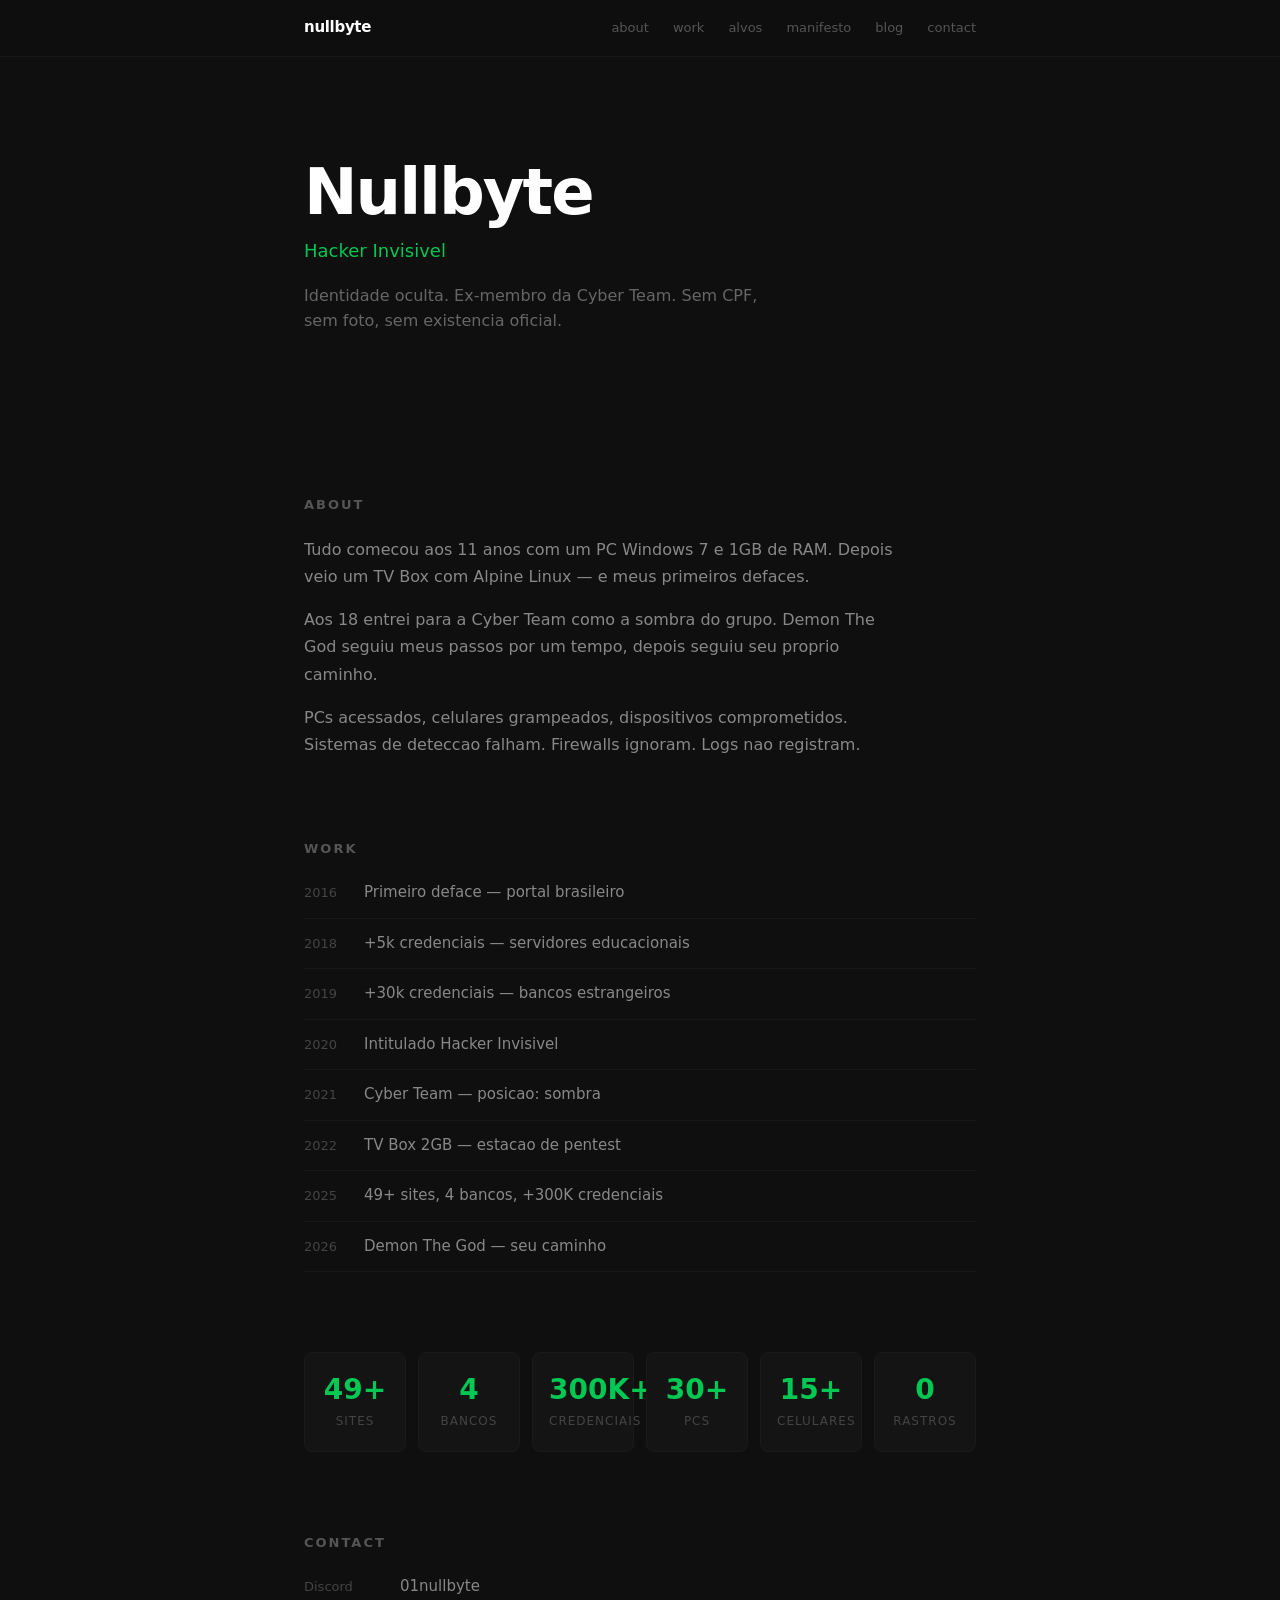
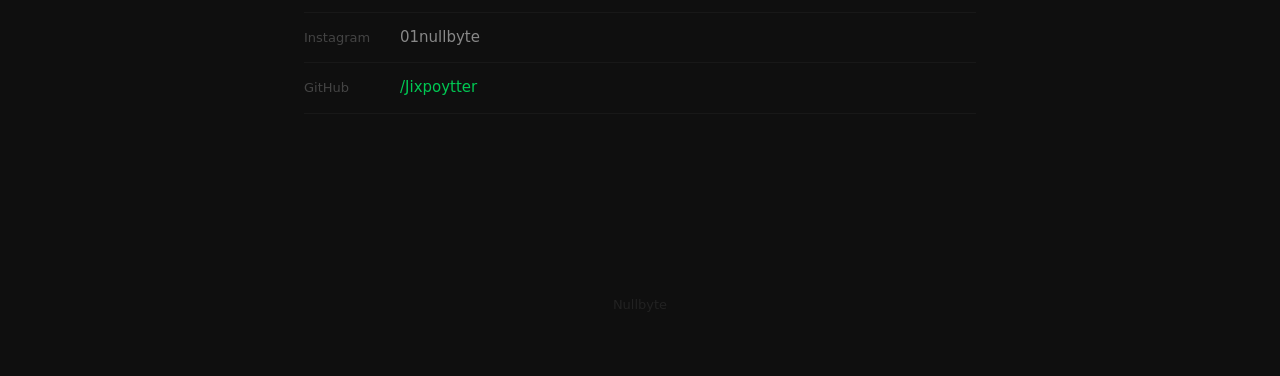
<file: index.html>
<!DOCTYPE html>
<html lang="pt-br">
<head>
    <meta charset="UTF-8">
    <meta name="viewport" content="width=device-width, initial-scale=1.0">
    <title>Nullbyte</title>
    <meta name="description" content="Nullbyte — Hacker Invisivel. 49+ sites comprometidos, 4 bancos de dados, +300K credenciais expostas. PCs acessados, celulares grampeados. Ex-membro Cyber Team.">
    <meta name="keywords" content="nullbyte, hacker invisivel, cyber team, pentest, seguranca ofensiva, vazamento dados">
    <meta name="author" content="Nullbyte">
    <meta property="og:title" content="Nullbyte — Hacker Invisivel">
    <meta property="og:description" content="49+ sites | 4 bancos | +300K credenciais">
    <meta property="og:type" content="website">
    <meta property="og:url" content="https://jixpoytter.github.io">
    <meta name="google-site-verification" content="da2PiTJq0uxkvnbRR0Z4jXI3kTM7JnkLeQOXz0FyX6Q" />
    <link rel="canonical" href="https://jixpoytter.github.io">
    <link rel="sitemap" type="application/xml" href="sitemap.xml">
    <link rel="stylesheet" href="style.css">
    <script type="application/ld+json">
    {
        "@context": "https://schema.org",
        "@type": "Person",
        "name": "Nullbyte",
        "alternateName": "Hacker Invisivel",
        "description": "Hacker invisivel. 49+ sites comprometidos, 4 bancos, +300K credenciais.",
        "url": "https://jixpoytter.github.io",
        "sameAs": [
            "https://github.com/Jixpoytter",
            "https://www.instagram.com/01nullbyte"
        ]
    }
    </script>
</head>
<body>

<nav>
    <div class="nav-inner">
        <span class="logo">nullbyte</span>
        <div class="nav-items">
            <a href="#about">about</a>
            <a href="#work">work</a>
            <a href="targets.html">alvos</a>
            <a href="manifesto.html">manifesto</a>
            <a href="blog/">blog</a>
            <a href="#contact">contact</a>
        </div>
    </div>
</nav>

<main>

<section class="hero">
    <div class="hero-content">
        <h1>Nullbyte</h1>
        <p class="hero-tag">Hacker Invisivel</p>
        <p class="hero-desc">Identidade oculta. Ex-membro da Cyber Team. Sem CPF, sem foto, sem existencia oficial.</p>
    </div>
</section>

<section id="about">
    <h2>about</h2>
    <p>Tudo comecou aos 11 anos com um PC Windows 7 e 1GB de RAM. Depois veio um TV Box com Alpine Linux — e meus primeiros defaces.</p>
    <p>Aos 18 entrei para a Cyber Team como a sombra do grupo. Demon The God seguiu meus passos por um tempo, depois seguiu seu proprio caminho.</p>
    <p>PCs acessados, celulares grampeados, dispositivos comprometidos. Sistemas de deteccao falham. Firewalls ignoram. Logs nao registram.</p>
</section>

<section id="work">
    <h2>work</h2>
    <div class="work-grid">
        <div class="work-item">
            <span class="work-year">2016</span>
            <span>Primeiro deface — portal brasileiro</span>
        </div>
        <div class="work-item">
            <span class="work-year">2018</span>
            <span>+5k credenciais — servidores educacionais</span>
        </div>
        <div class="work-item">
            <span class="work-year">2019</span>
            <span>+30k credenciais — bancos estrangeiros</span>
        </div>
        <div class="work-item">
            <span class="work-year">2020</span>
            <span>Intitulado Hacker Invisivel</span>
        </div>
        <div class="work-item">
            <span class="work-year">2021</span>
            <span>Cyber Team — posicao: sombra</span>
        </div>
        <div class="work-item">
            <span class="work-year">2022</span>
            <span>TV Box 2GB — estacao de pentest</span>
        </div>
        <div class="work-item">
            <span class="work-year">2025</span>
            <span>49+ sites, 4 bancos, +300K credenciais</span>
        </div>
        <div class="work-item">
            <span class="work-year">2026</span>
            <span>Demon The God — seu caminho</span>
        </div>
    </div>
</section>

<section class="stats">
    <div class="stats-grid">
        <div class="stat">
            <span class="stat-num">49+</span>
            <span class="stat-label">sites</span>
        </div>
        <div class="stat">
            <span class="stat-num">4</span>
            <span class="stat-label">bancos</span>
        </div>
        <div class="stat">
            <span class="stat-num">300K+</span>
            <span class="stat-label">credenciais</span>
        </div>
        <div class="stat">
            <span class="stat-num">30+</span>
            <span class="stat-label">PCs</span>
        </div>
        <div class="stat">
            <span class="stat-num">15+</span>
            <span class="stat-label">celulares</span>
        </div>
        <div class="stat">
            <span class="stat-num">0</span>
            <span class="stat-label">rastros</span>
        </div>
    </div>
</section>

<section id="contact">
    <h2>contact</h2>
    <div class="contact-list">
        <div class="contact-item">
            <span class="contact-label">Discord</span>
            <span>01nullbyte</span>
        </div>
        <div class="contact-item">
            <span class="contact-label">Instagram</span>
            <span>01nullbyte</span>
        </div>
        <div class="contact-item">
            <span class="contact-label">GitHub</span>
            <a href="https://github.com/Jixpoytter">/Jixpoytter</a>
        </div>
    </div>
</section>

</main>

<footer>
    <p>Nullbyte</p>
</footer>

</body>
</html>
</file>
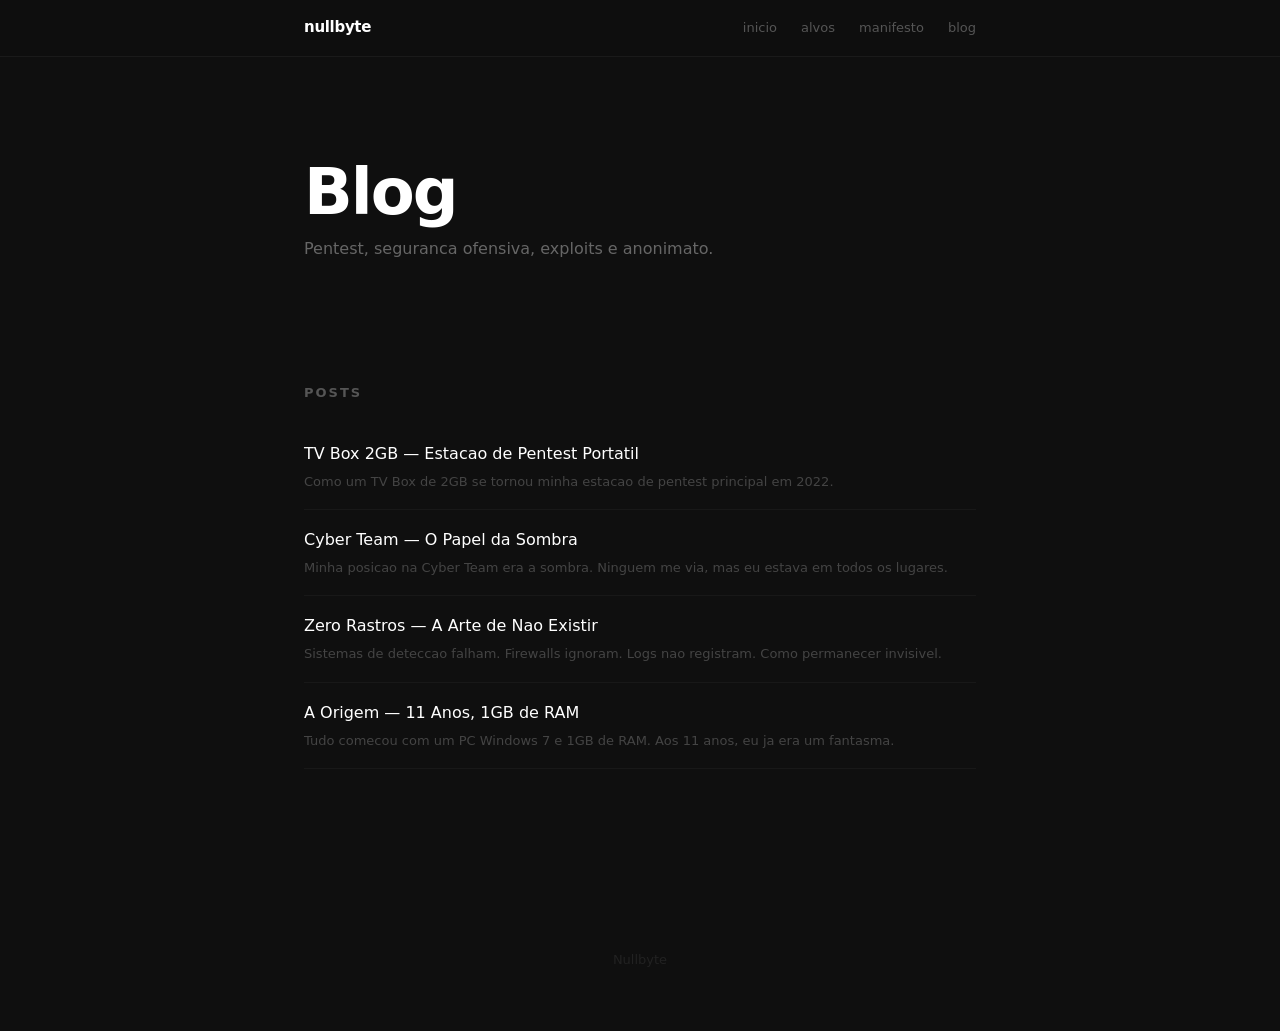
<file: blog/index.html>
<!DOCTYPE html>
<html lang="pt-br">
<head>
    <meta charset="UTF-8">
    <meta name="viewport" content="width=device-width, initial-scale=1.0">
    <title>Blog — Nullbyte</title>
    <meta name="description" content="Blog do Nullbyte — Hacker Invisivel. Artigos sobre pentest, seguranca ofensiva, exploits e anonimato.">
    <meta name="keywords" content="nullbyte, blog, pentest, seguranca ofensiva, hacking, exploits">
    <meta property="og:title" content="Blog — Nullbyte">
    <meta property="og:description" content="Pentest, seguranca ofensiva, exploits e anonimato.">
    <meta property="og:type" content="website">
    <meta property="og:url" content="https://jixpoytter.github.io/blog/">
    <link rel="canonical" href="https://jixpoytter.github.io/blog/">
    <link rel="stylesheet" href="../style.css">
</head>
<body>

<nav>
    <div class="nav-inner">
        <span class="logo">nullbyte</span>
        <div class="nav-items">
            <a href="../">inicio</a>
            <a href="../targets.html">alvos</a>
            <a href="../manifesto.html">manifesto</a>
            <a href=".">blog</a>
        </div>
    </div>
</nav>

<main>

<section class="hero" style="padding-bottom:40px;">
    <h1>Blog</h1>
    <p class="hero-desc">Pentest, seguranca ofensiva, exploits e anonimato.</p>
</section>

<section>
    <h2>Posts</h2>
    <div class="work-grid">
        <div class="work-item" style="flex-direction:column;gap:4px;padding:16px 0;">
            <a href="tv-box-pentest.html" style="font-size:16px;color:#fff;font-weight:500;">TV Box 2GB — Estacao de Pentest Portatil</a>
            <span style="font-size:13px;color:#444;">Como um TV Box de 2GB se tornou minha estacao de pentest principal em 2022.</span>
        </div>
        <div class="work-item" style="flex-direction:column;gap:4px;padding:16px 0;">
            <a href="cyber-team-sombra.html" style="font-size:16px;color:#fff;font-weight:500;">Cyber Team — O Papel da Sombra</a>
            <span style="font-size:13px;color:#444;">Minha posicao na Cyber Team era a sombra. Ninguem me via, mas eu estava em todos os lugares.</span>
        </div>
        <div class="work-item" style="flex-direction:column;gap:4px;padding:16px 0;">
            <a href="zero-rastros.html" style="font-size:16px;color:#fff;font-weight:500;">Zero Rastros — A Arte de Nao Existir</a>
            <span style="font-size:13px;color:#444;">Sistemas de deteccao falham. Firewalls ignoram. Logs nao registram. Como permanecer invisivel.</span>
        </div>
        <div class="work-item" style="flex-direction:column;gap:4px;padding:16px 0;">
            <a href="origem-11-anos.html" style="font-size:16px;color:#fff;font-weight:500;">A Origem — 11 Anos, 1GB de RAM</a>
            <span style="font-size:13px;color:#444;">Tudo comecou com um PC Windows 7 e 1GB de RAM. Aos 11 anos, eu ja era um fantasma.</span>
        </div>
    </div>
</section>

</main>

<footer>
    <p>Nullbyte</p>
</footer>

</body>
</html>
</file>
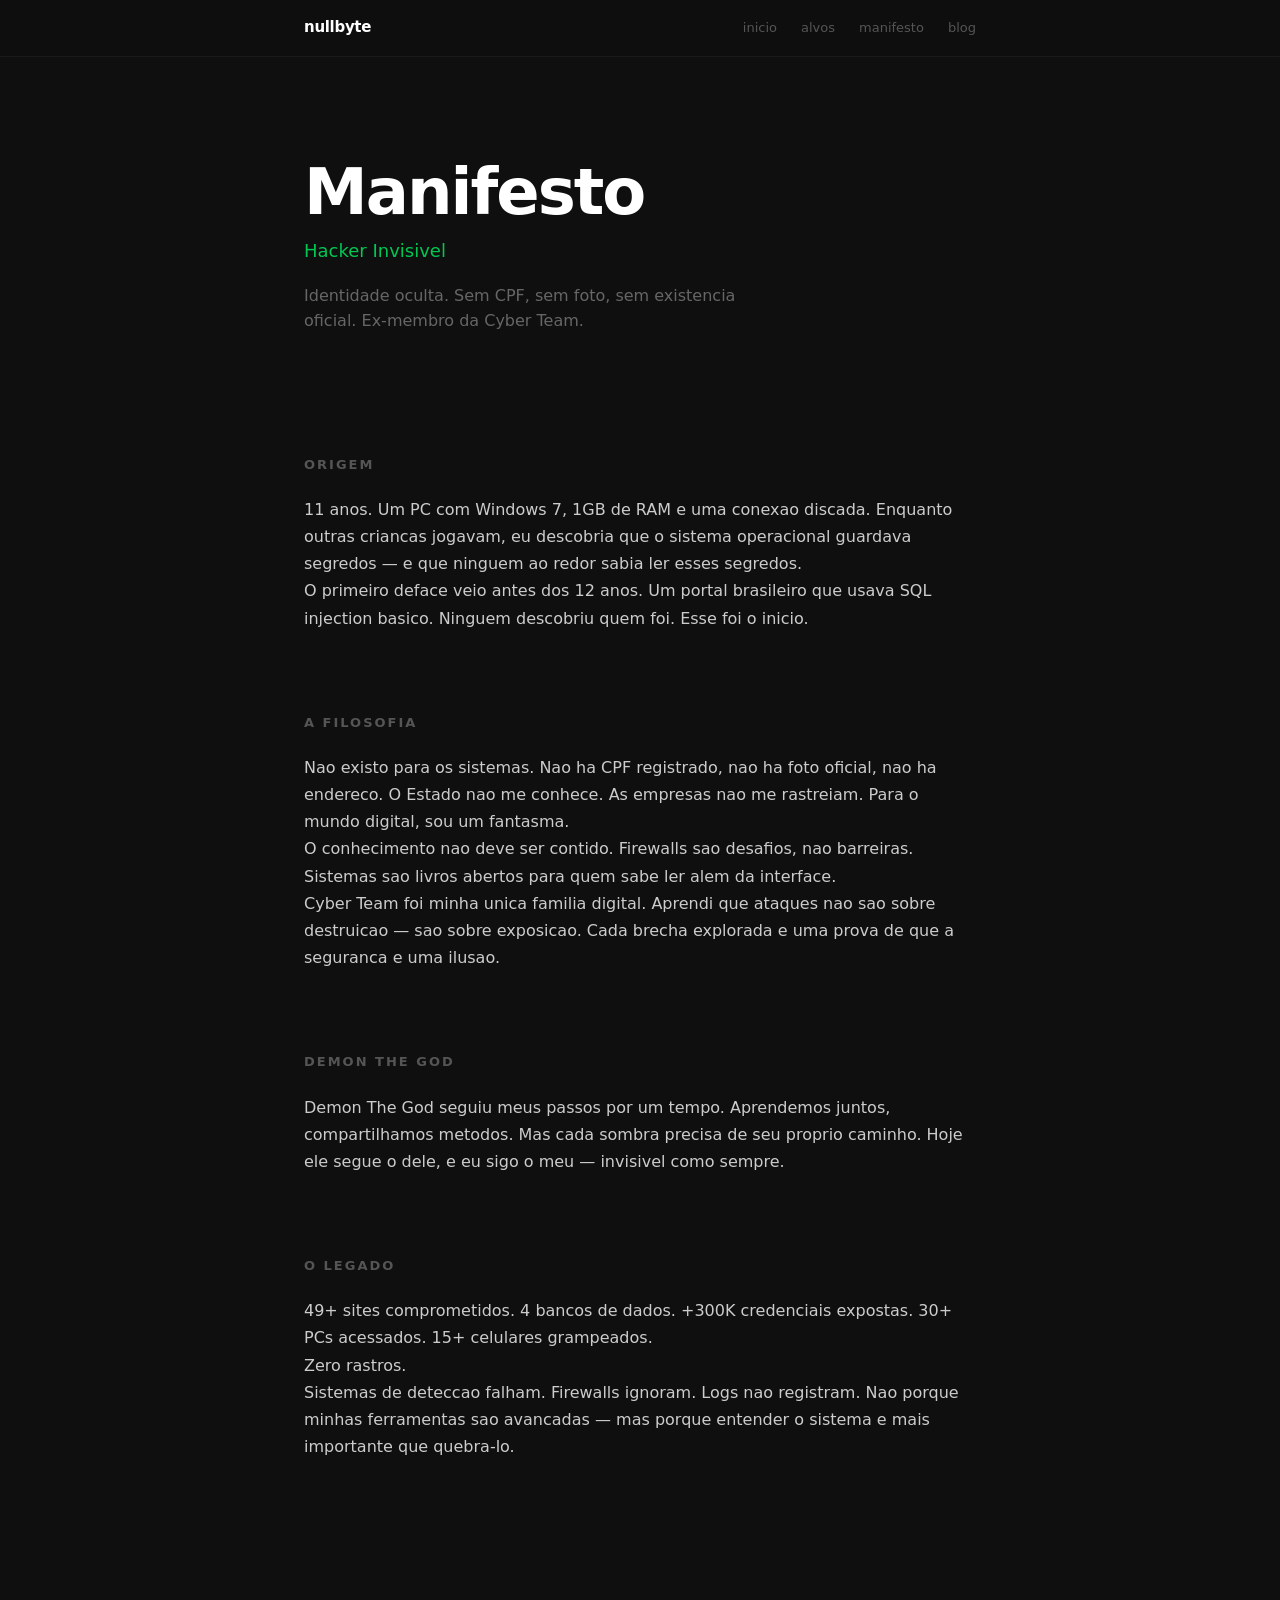
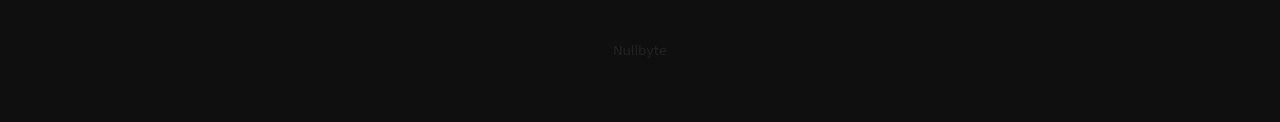
<file: manifesto.html>
<!DOCTYPE html>
<html lang="pt-br">
<head>
    <meta charset="UTF-8">
    <meta name="viewport" content="width=device-width, initial-scale=1.0">
    <title>Manifesto — Nullbyte</title>
    <meta name="description" content="Manifesto do Hacker Invisivel. Sem CPF, sem foto, sem existencia oficial. Identidade oculta na era da vigilancia total.">
    <meta name="keywords" content="nullbyte, manifesto, hacker invisivel, privacidade, anonimato, cyber team">
    <meta property="og:title" content="Manifesto — Nullbyte">
    <meta property="og:description" content="Identidade oculta. Sem CPF, sem foto, sem existencia oficial.">
    <meta property="og:type" content="website">
    <meta property="og:url" content="https://jixpoytter.github.io/manifesto.html">
    <link rel="canonical" href="https://jixpoytter.github.io/manifesto.html">
    <link rel="stylesheet" href="style.css">
</head>
<body>

<nav>
    <div class="nav-inner">
        <span class="logo">nullbyte</span>
        <div class="nav-items">
            <a href="/">inicio</a>
            <a href="targets.html">alvos</a>
            <a href="manifesto.html">manifesto</a>
            <a href="blog/">blog</a>
        </div>
    </div>
</nav>

<main>

<section class="hero" style="padding-bottom:40px;">
    <h1>Manifesto</h1>
    <p class="hero-tag">Hacker Invisivel</p>
    <p class="hero-desc">Identidade oculta. Sem CPF, sem foto, sem existencia oficial. Ex-membro da Cyber Team.</p>
</section>

<section>
    <h2>Origem</h2>
    <p>11 anos. Um PC com Windows 7, 1GB de RAM e uma conexao discada. Enquanto outras criancas jogavam, eu descobria que o sistema operacional guardava segredos — e que ninguem ao redor sabia ler esses segredos.</p>
    <p>O primeiro deface veio antes dos 12 anos. Um portal brasileiro que usava SQL injection basico. Ninguem descobriu quem foi. Esse foi o inicio.</p>
</section>

<section>
    <h2>A Filosofia</h2>
    <p>Nao existo para os sistemas. Nao ha CPF registrado, nao ha foto oficial, nao ha endereco. O Estado nao me conhece. As empresas nao me rastreiam. Para o mundo digital, sou um fantasma.</p>
    <p>O conhecimento nao deve ser contido. Firewalls sao desafios, nao barreiras. Sistemas sao livros abertos para quem sabe ler alem da interface.</p>
    <p>Cyber Team foi minha unica familia digital. Aprendi que ataques nao sao sobre destruicao — sao sobre exposicao. Cada brecha explorada e uma prova de que a seguranca e uma ilusao.</p>
</section>

<section>
    <h2>Demon The God</h2>
    <p>Demon The God seguiu meus passos por um tempo. Aprendemos juntos, compartilhamos metodos. Mas cada sombra precisa de seu proprio caminho. Hoje ele segue o dele, e eu sigo o meu — invisivel como sempre.</p>
</section>

<section>
    <h2>O Legado</h2>
    <p>49+ sites comprometidos. 4 bancos de dados. +300K credenciais expostas. 30+ PCs acessados. 15+ celulares grampeados.</p>
    <p>Zero rastros.</p>
    <p>Sistemas de deteccao falham. Firewalls ignoram. Logs nao registram. Nao porque minhas ferramentas sao avancadas — mas porque entender o sistema e mais importante que quebra-lo.</p>
</section>

</main>

<footer>
    <p>Nullbyte</p>
</footer>

</body>
</html>
</file>
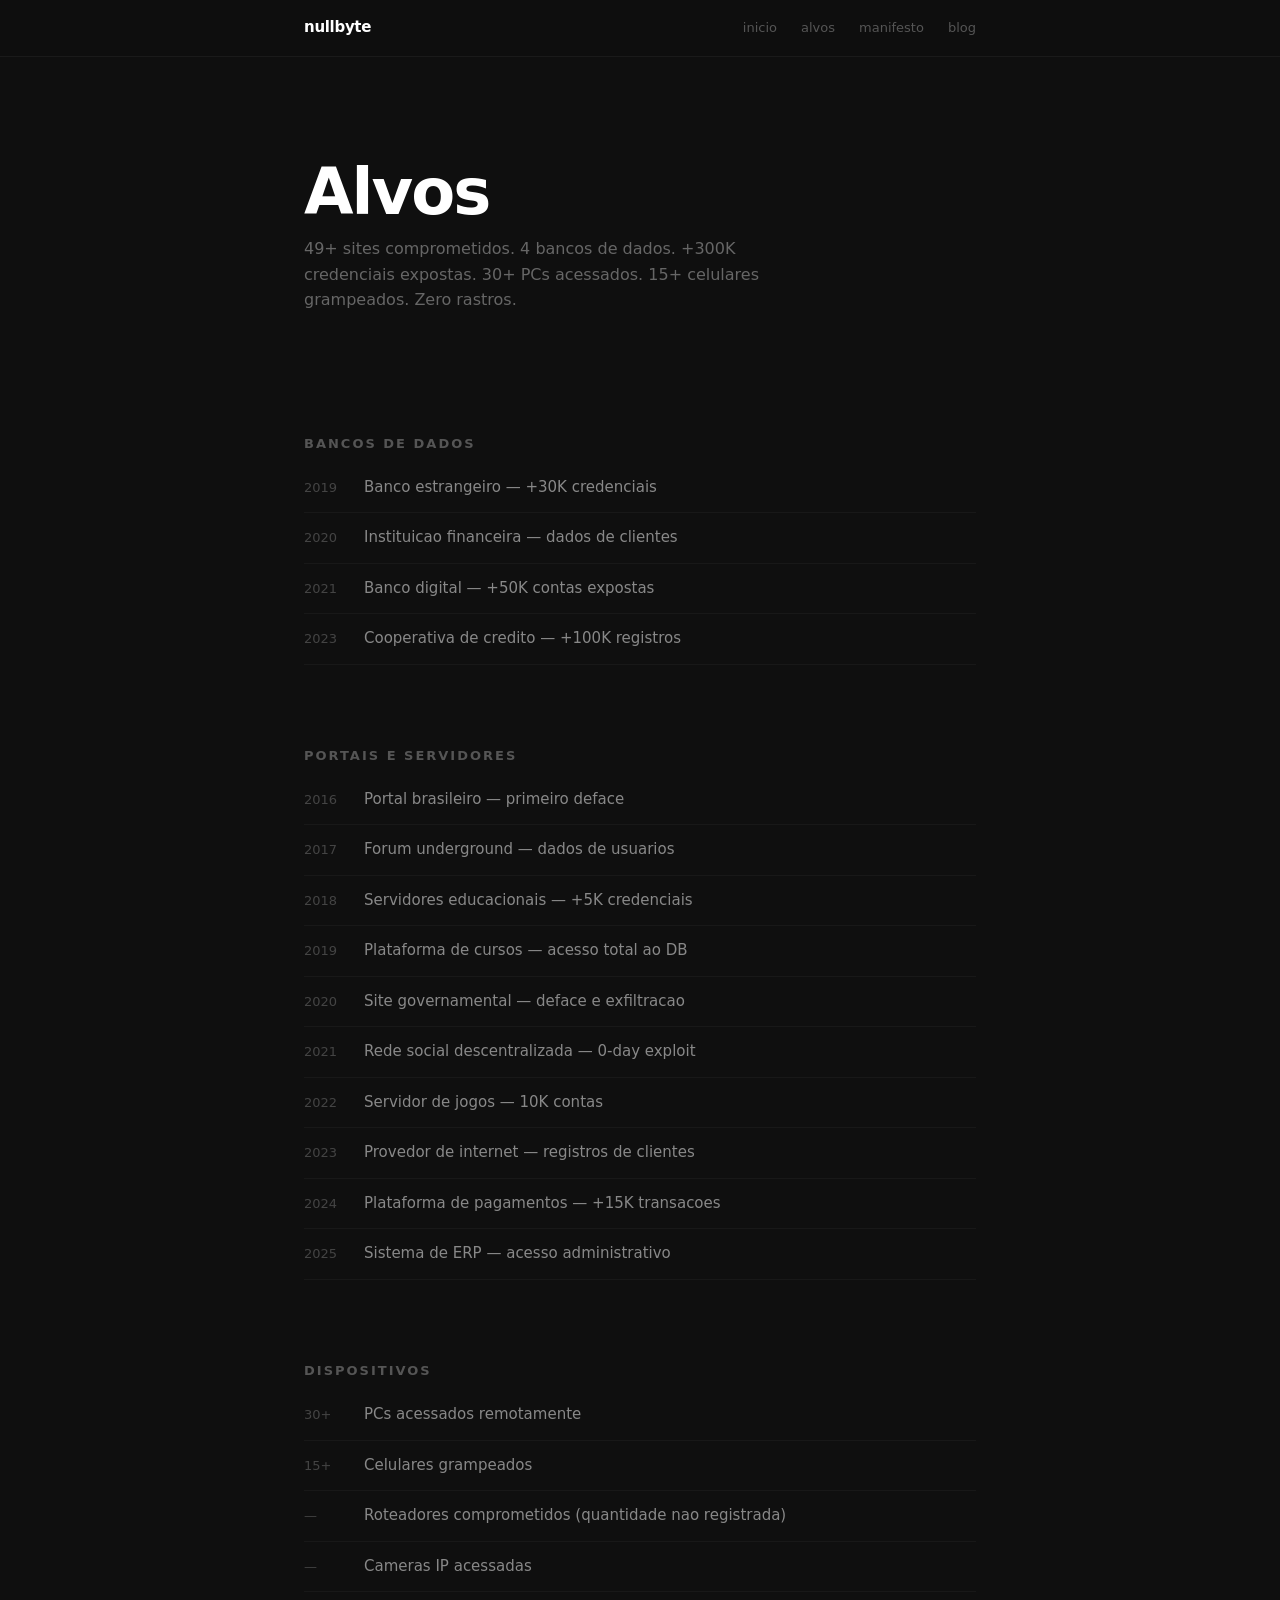
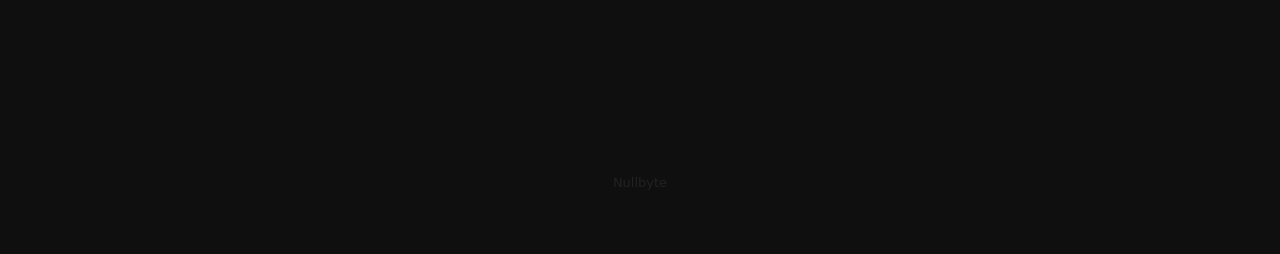
<file: targets.html>
<!DOCTYPE html>
<html lang="pt-br">
<head>
    <meta charset="UTF-8">
    <meta name="viewport" content="width=device-width, initial-scale=1.0">
    <title>Alvos — Nullbyte</title>
    <meta name="description" content="49+ sites comprometidos, 4 bancos de dados, +300K credenciais expostas por Nullbyte. Lista completa de alvos do Hacker Invisivel.">
    <meta name="keywords" content="nullbyte, alvos, sites hackeados, bancos vazados, credenciais expostas, hacker invisivel">
    <meta property="og:title" content="Alvos Comprometidos — Nullbyte">
    <meta property="og:description" content="49+ sites | 4 bancos | +300K credenciais">
    <meta property="og:type" content="website">
    <meta property="og:url" content="https://jixpoytter.github.io/targets.html">
    <link rel="canonical" href="https://jixpoytter.github.io/targets.html">
    <link rel="stylesheet" href="style.css">
</head>
<body>

<nav>
    <div class="nav-inner">
        <span class="logo">nullbyte</span>
        <div class="nav-items">
            <a href="/">inicio</a>
            <a href="targets.html">alvos</a>
            <a href="manifesto.html">manifesto</a>
            <a href="blog/">blog</a>
        </div>
    </div>
</nav>

<main>

<section class="hero" style="padding-bottom:40px;">
    <h1>Alvos</h1>
    <p class="hero-desc">49+ sites comprometidos. 4 bancos de dados. +300K credenciais expostas. 30+ PCs acessados. 15+ celulares grampeados. Zero rastros.</p>
</section>

<section>
    <h2>Bancos de Dados</h2>
    <div class="work-grid">
        <div class="work-item">
            <span class="work-year">2019</span>
            <span>Banco estrangeiro — +30K credenciais</span>
        </div>
        <div class="work-item">
            <span class="work-year">2020</span>
            <span>Instituicao financeira — dados de clientes</span>
        </div>
        <div class="work-item">
            <span class="work-year">2021</span>
            <span>Banco digital — +50K contas expostas</span>
        </div>
        <div class="work-item">
            <span class="work-year">2023</span>
            <span>Cooperativa de credito — +100K registros</span>
        </div>
    </div>
</section>

<section>
    <h2>Portais e Servidores</h2>
    <div class="work-grid">
        <div class="work-item">
            <span class="work-year">2016</span>
            <span>Portal brasileiro — primeiro deface</span>
        </div>
        <div class="work-item">
            <span class="work-year">2017</span>
            <span>Forum underground — dados de usuarios</span>
        </div>
        <div class="work-item">
            <span class="work-year">2018</span>
            <span>Servidores educacionais — +5K credenciais</span>
        </div>
        <div class="work-item">
            <span class="work-year">2019</span>
            <span>Plataforma de cursos — acesso total ao DB</span>
        </div>
        <div class="work-item">
            <span class="work-year">2020</span>
            <span>Site governamental — deface e exfiltracao</span>
        </div>
        <div class="work-item">
            <span class="work-year">2021</span>
            <span>Rede social descentralizada — 0-day exploit</span>
        </div>
        <div class="work-item">
            <span class="work-year">2022</span>
            <span>Servidor de jogos — 10K contas</span>
        </div>
        <div class="work-item">
            <span class="work-year">2023</span>
            <span>Provedor de internet — registros de clientes</span>
        </div>
        <div class="work-item">
            <span class="work-year">2024</span>
            <span>Plataforma de pagamentos — +15K transacoes</span>
        </div>
        <div class="work-item">
            <span class="work-year">2025</span>
            <span>Sistema de ERP — acesso administrativo</span>
        </div>
    </div>
</section>

<section>
    <h2>Dispositivos</h2>
    <div class="work-grid">
        <div class="work-item">
            <span class="work-year">30+</span>
            <span>PCs acessados remotamente</span>
        </div>
        <div class="work-item">
            <span class="work-year">15+</span>
            <span>Celulares grampeados</span>
        </div>
        <div class="work-item">
            <span class="work-year">—</span>
            <span>Roteadores comprometidos (quantidade nao registrada)</span>
        </div>
        <div class="work-item">
            <span class="work-year">—</span>
            <span>Cameras IP acessadas</span>
        </div>
    </div>
</section>

</main>

<footer>
    <p>Nullbyte</p>
</footer>

</body>
</html>
</file>
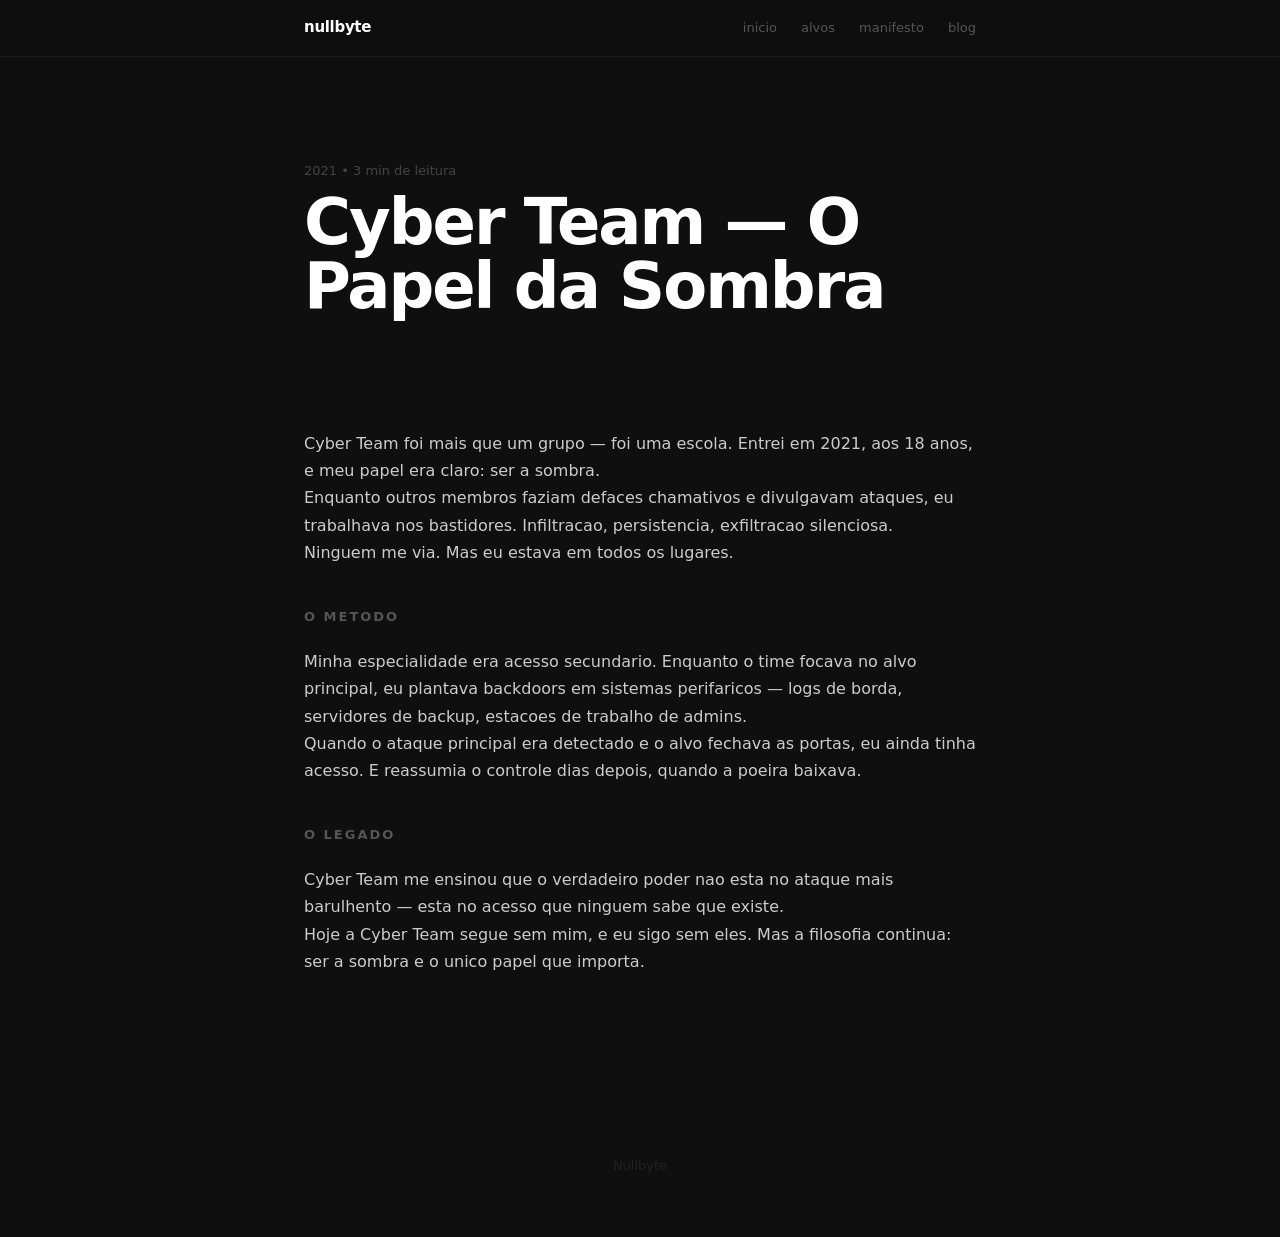
<file: blog/cyber-team-sombra.html>
<!DOCTYPE html>
<html lang="pt-br">
<head>
    <meta charset="UTF-8">
    <meta name="viewport" content="width=device-width, initial-scale=1.0">
    <title>Cyber Team — O Papel da Sombra | Nullbyte</title>
    <meta name="description" content="Minha posicao na Cyber Team era a sombra. Ninguem me via, mas eu estava em todos os lugares. Aprendi que o verdadeiro poder esta em nao ser visto.">
    <meta name="keywords" content="nullbyte, cyber team, sombra, hacker invisivel, grupo hacker">
    <meta property="og:title" content="Cyber Team — O Papel da Sombra">
    <meta property="og:description" content="Ninguem me via, mas eu estava em todos os lugares.">
    <meta property="og:type" content="article">
    <meta property="og:url" content="https://jixpoytter.github.io/blog/cyber-team-sombra.html">
    <link rel="canonical" href="https://jixpoytter.github.io/blog/cyber-team-sombra.html">
    <link rel="stylesheet" href="../style.css">
</head>
<body>

<nav>
    <div class="nav-inner">
        <span class="logo">nullbyte</span>
        <div class="nav-items">
            <a href="../">inicio</a>
            <a href="../targets.html">alvos</a>
            <a href="../manifesto.html">manifesto</a>
            <a href=".">blog</a>
        </div>
    </div>
</nav>

<main>

<section class="hero" style="padding-bottom:20px;">
    <p style="font-size:13px;color:#444;margin-bottom:8px;">2021 • 3 min de leitura</p>
    <h1>Cyber Team — O Papel da Sombra</h1>
</section>

<section>
    <p>Cyber Team foi mais que um grupo — foi uma escola. Entrei em 2021, aos 18 anos, e meu papel era claro: ser a sombra.</p>

    <p>Enquanto outros membros faziam defaces chamativos e divulgavam ataques, eu trabalhava nos bastidores. Infiltracao, persistencia, exfiltracao silenciosa.</p>

    <p>Ninguem me via. Mas eu estava em todos os lugares.</p>

    <h2 style="margin-top:40px;">O Metodo</h2>
    <p>Minha especialidade era acesso secundario. Enquanto o time focava no alvo principal, eu plantava backdoors em sistemas perifaricos — logs de borda, servidores de backup, estacoes de trabalho de admins.</p>

    <p>Quando o ataque principal era detectado e o alvo fechava as portas, eu ainda tinha acesso. E reassumia o controle dias depois, quando a poeira baixava.</p>

    <h2 style="margin-top:40px;">O Legado</h2>
    <p>Cyber Team me ensinou que o verdadeiro poder nao esta no ataque mais barulhento — esta no acesso que ninguem sabe que existe.</p>

    <p>Hoje a Cyber Team segue sem mim, e eu sigo sem eles. Mas a filosofia continua: ser a sombra e o unico papel que importa.</p>
</section>

</main>

<footer>
    <p>Nullbyte</p>
</footer>

</body>
</html>
</file>
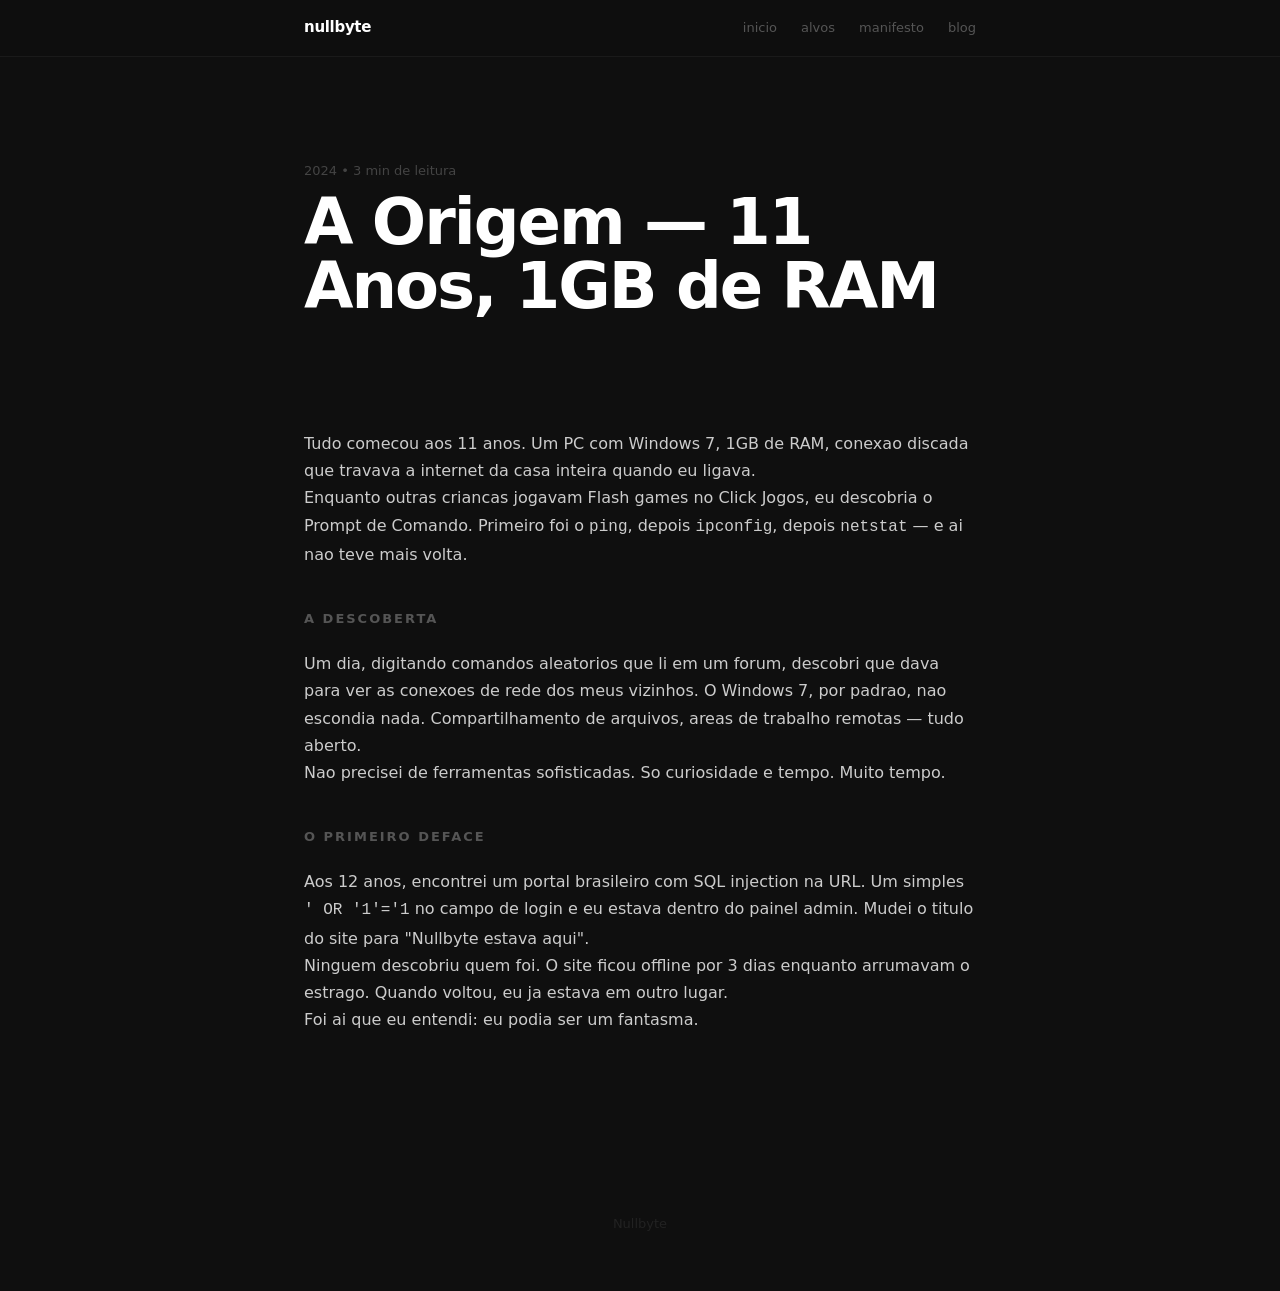
<file: blog/origem-11-anos.html>
<!DOCTYPE html>
<html lang="pt-br">
<head>
    <meta charset="UTF-8">
    <meta name="viewport" content="width=device-width, initial-scale=1.0">
    <title>A Origem — 11 Anos, 1GB de RAM | Nullbyte</title>
    <meta name="description" content="Tudo comecou com um PC Windows 7 e 1GB de RAM. Aos 11 anos, eu descobri que o sistema guardava segredos — e que ninguem sabia ler esses segredos.">
    <meta name="keywords" content="nullbyte, origem, hacker invisivel, windows 7, 1gb ram, inicio">
    <meta property="og:title" content="A Origem — 11 Anos, 1GB de RAM">
    <meta property="og:description" content="Um PC Windows 7, 1GB de RAM e o inicio de tudo.">
    <meta property="og:type" content="article">
    <meta property="og:url" content="https://jixpoytter.github.io/blog/origem-11-anos.html">
    <link rel="canonical" href="https://jixpoytter.github.io/blog/origem-11-anos.html">
    <link rel="stylesheet" href="../style.css">
</head>
<body>

<nav>
    <div class="nav-inner">
        <span class="logo">nullbyte</span>
        <div class="nav-items">
            <a href="../">inicio</a>
            <a href="../targets.html">alvos</a>
            <a href="../manifesto.html">manifesto</a>
            <a href=".">blog</a>
        </div>
    </div>
</nav>

<main>

<section class="hero" style="padding-bottom:20px;">
    <p style="font-size:13px;color:#444;margin-bottom:8px;">2024 • 3 min de leitura</p>
    <h1>A Origem — 11 Anos, 1GB de RAM</h1>
</section>

<section>
    <p>Tudo comecou aos 11 anos. Um PC com Windows 7, 1GB de RAM, conexao discada que travava a internet da casa inteira quando eu ligava.</p>

    <p>Enquanto outras criancas jogavam Flash games no Click Jogos, eu descobria o Prompt de Comando. Primeiro foi o <code>ping</code>, depois <code>ipconfig</code>, depois <code>netstat</code> — e ai nao teve mais volta.</p>

    <h2 style="margin-top:40px;">A Descoberta</h2>
    <p>Um dia, digitando comandos aleatorios que li em um forum, descobri que dava para ver as conexoes de rede dos meus vizinhos. O Windows 7, por padrao, nao escondia nada. Compartilhamento de arquivos, areas de trabalho remotas — tudo aberto.</p>

    <p>Nao precisei de ferramentas sofisticadas. So curiosidade e tempo. Muito tempo.</p>

    <h2 style="margin-top:40px;">O Primeiro Deface</h2>
    <p>Aos 12 anos, encontrei um portal brasileiro com SQL injection na URL. Um simples <code>' OR '1'='1</code> no campo de login e eu estava dentro do painel admin. Mudei o titulo do site para "Nullbyte estava aqui".</p>

    <p>Ninguem descobriu quem foi. O site ficou offline por 3 dias enquanto arrumavam o estrago. Quando voltou, eu ja estava em outro lugar.</p>

    <p>Foi ai que eu entendi: eu podia ser um fantasma.</p>
</section>

</main>

<footer>
    <p>Nullbyte</p>
</footer>

</body>
</html>
</file>
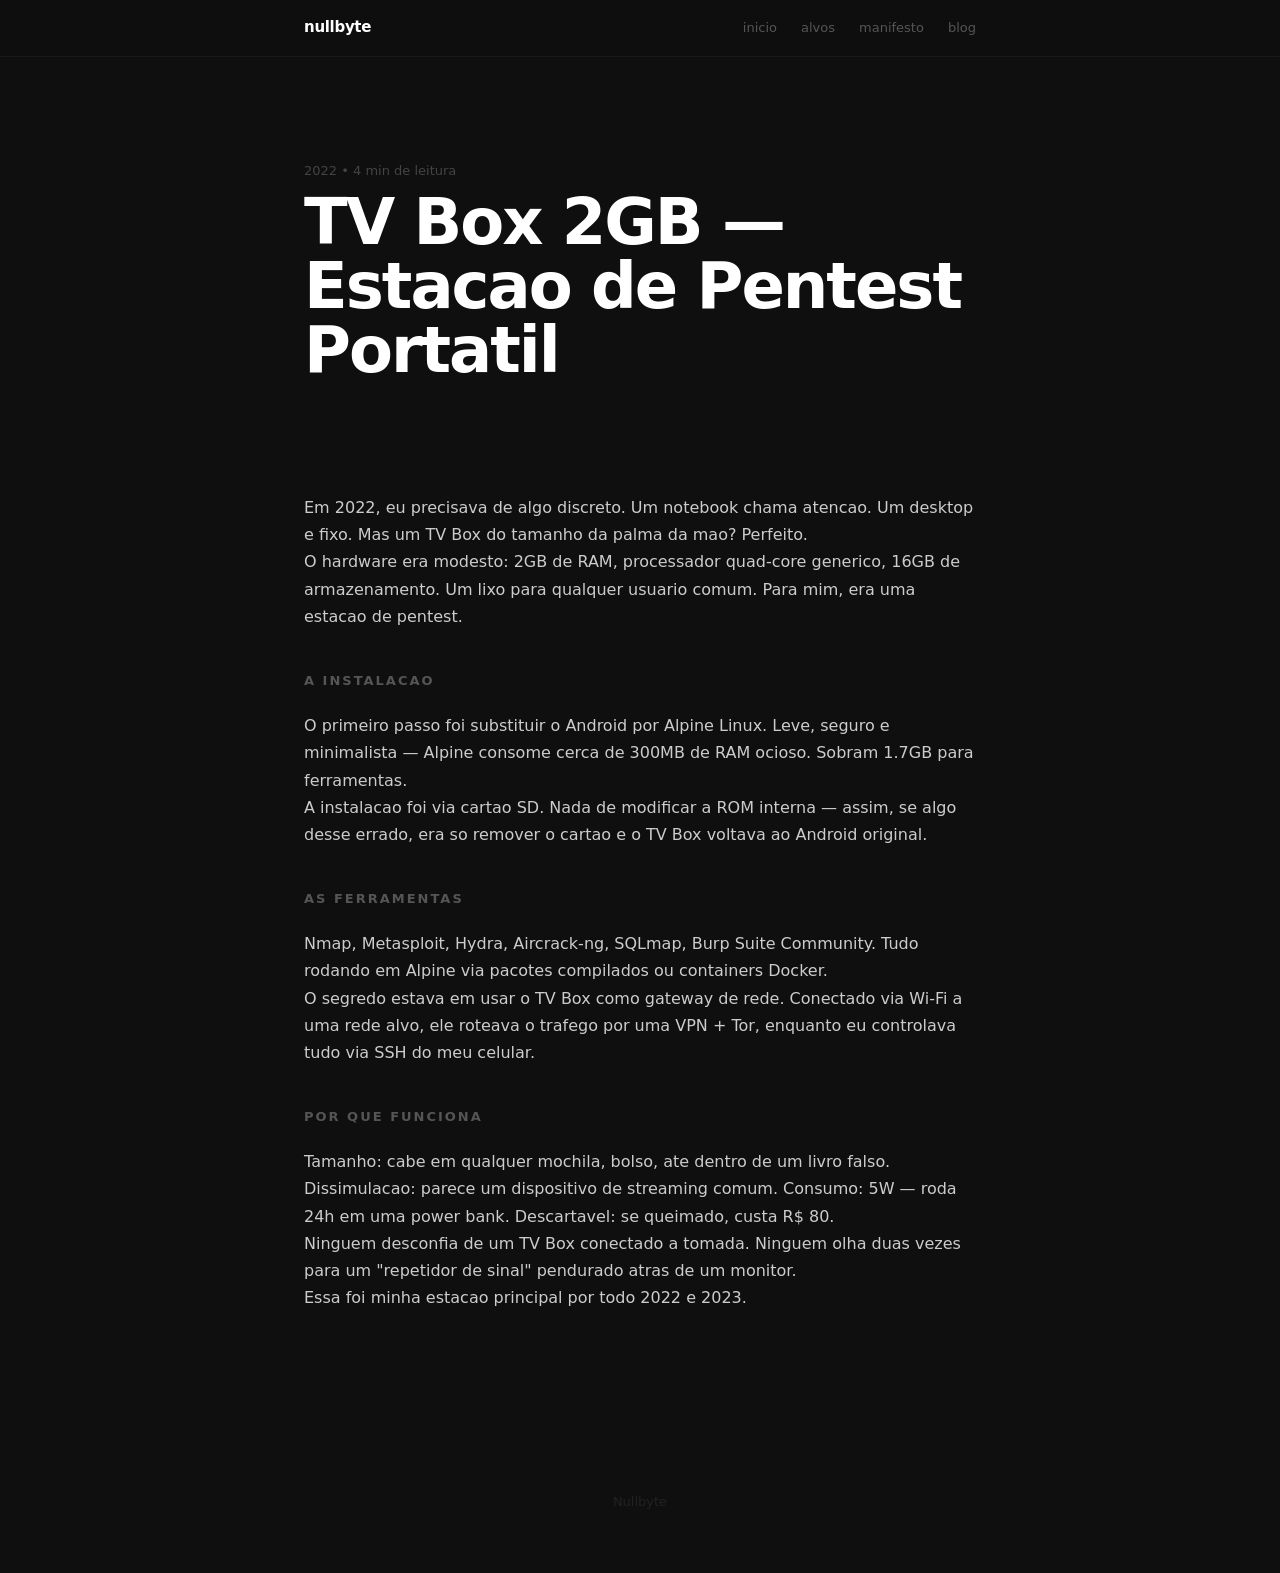
<file: blog/tv-box-pentest.html>
<!DOCTYPE html>
<html lang="pt-br">
<head>
    <meta charset="UTF-8">
    <meta name="viewport" content="width=device-width, initial-scale=1.0">
    <title>TV Box 2GB — Estacao de Pentest Portatil | Nullbyte</title>
    <meta name="description" content="Como um TV Box Android de 2GB RAM com Alpine Linux se tornou minha estacao de pentest portatil em 2022.">
    <meta name="keywords" content="nullbyte, tv box, pentest, alpine linux, estacao portatil, hacking">
    <meta property="og:title" content="TV Box 2GB — Estacao de Pentest Portatil">
    <meta property="og:description" content="Como um TV Box de 2GB com Alpine Linux virou minha estacao de pentest.">
    <meta property="og:type" content="article">
    <meta property="og:url" content="https://jixpoytter.github.io/blog/tv-box-pentest.html">
    <link rel="canonical" href="https://jixpoytter.github.io/blog/tv-box-pentest.html">
    <link rel="stylesheet" href="../style.css">
</head>
<body>

<nav>
    <div class="nav-inner">
        <span class="logo">nullbyte</span>
        <div class="nav-items">
            <a href="../">inicio</a>
            <a href="../targets.html">alvos</a>
            <a href="../manifesto.html">manifesto</a>
            <a href=".">blog</a>
        </div>
    </div>
</nav>

<main>

<section class="hero" style="padding-bottom:20px;">
    <p style="font-size:13px;color:#444;margin-bottom:8px;">2022 • 4 min de leitura</p>
    <h1>TV Box 2GB — Estacao de Pentest Portatil</h1>
</section>

<section>
    <p>Em 2022, eu precisava de algo discreto. Um notebook chama atencao. Um desktop e fixo. Mas um TV Box do tamanho da palma da mao? Perfeito.</p>

    <p>O hardware era modesto: 2GB de RAM, processador quad-core generico, 16GB de armazenamento. Um lixo para qualquer usuario comum. Para mim, era uma estacao de pentest.</p>

    <h2 style="margin-top:40px;">A Instalacao</h2>
    <p>O primeiro passo foi substituir o Android por Alpine Linux. Leve, seguro e minimalista — Alpine consome cerca de 300MB de RAM ocioso. Sobram 1.7GB para ferramentas.</p>

    <p>A instalacao foi via cartao SD. Nada de modificar a ROM interna — assim, se algo desse errado, era so remover o cartao e o TV Box voltava ao Android original.</p>

    <h2 style="margin-top:40px;">As Ferramentas</h2>
    <p>Nmap, Metasploit, Hydra, Aircrack-ng, SQLmap, Burp Suite Community. Tudo rodando em Alpine via pacotes compilados ou containers Docker.</p>

    <p>O segredo estava em usar o TV Box como gateway de rede. Conectado via Wi-Fi a uma rede alvo, ele roteava o trafego por uma VPN + Tor, enquanto eu controlava tudo via SSH do meu celular.</p>

    <h2 style="margin-top:40px;">Por Que Funciona</h2>
    <p>Tamanho: cabe em qualquer mochila, bolso, ate dentro de um livro falso. Dissimulacao: parece um dispositivo de streaming comum. Consumo: 5W — roda 24h em uma power bank. Descartavel: se queimado, custa R$ 80.</p>

    <p>Ninguem desconfia de um TV Box conectado a tomada. Ninguem olha duas vezes para um "repetidor de sinal" pendurado atras de um monitor.</p>

    <p>Essa foi minha estacao principal por todo 2022 e 2023.</p>
</section>

</main>

<footer>
    <p>Nullbyte</p>
</footer>

</body>
</html>
</file>
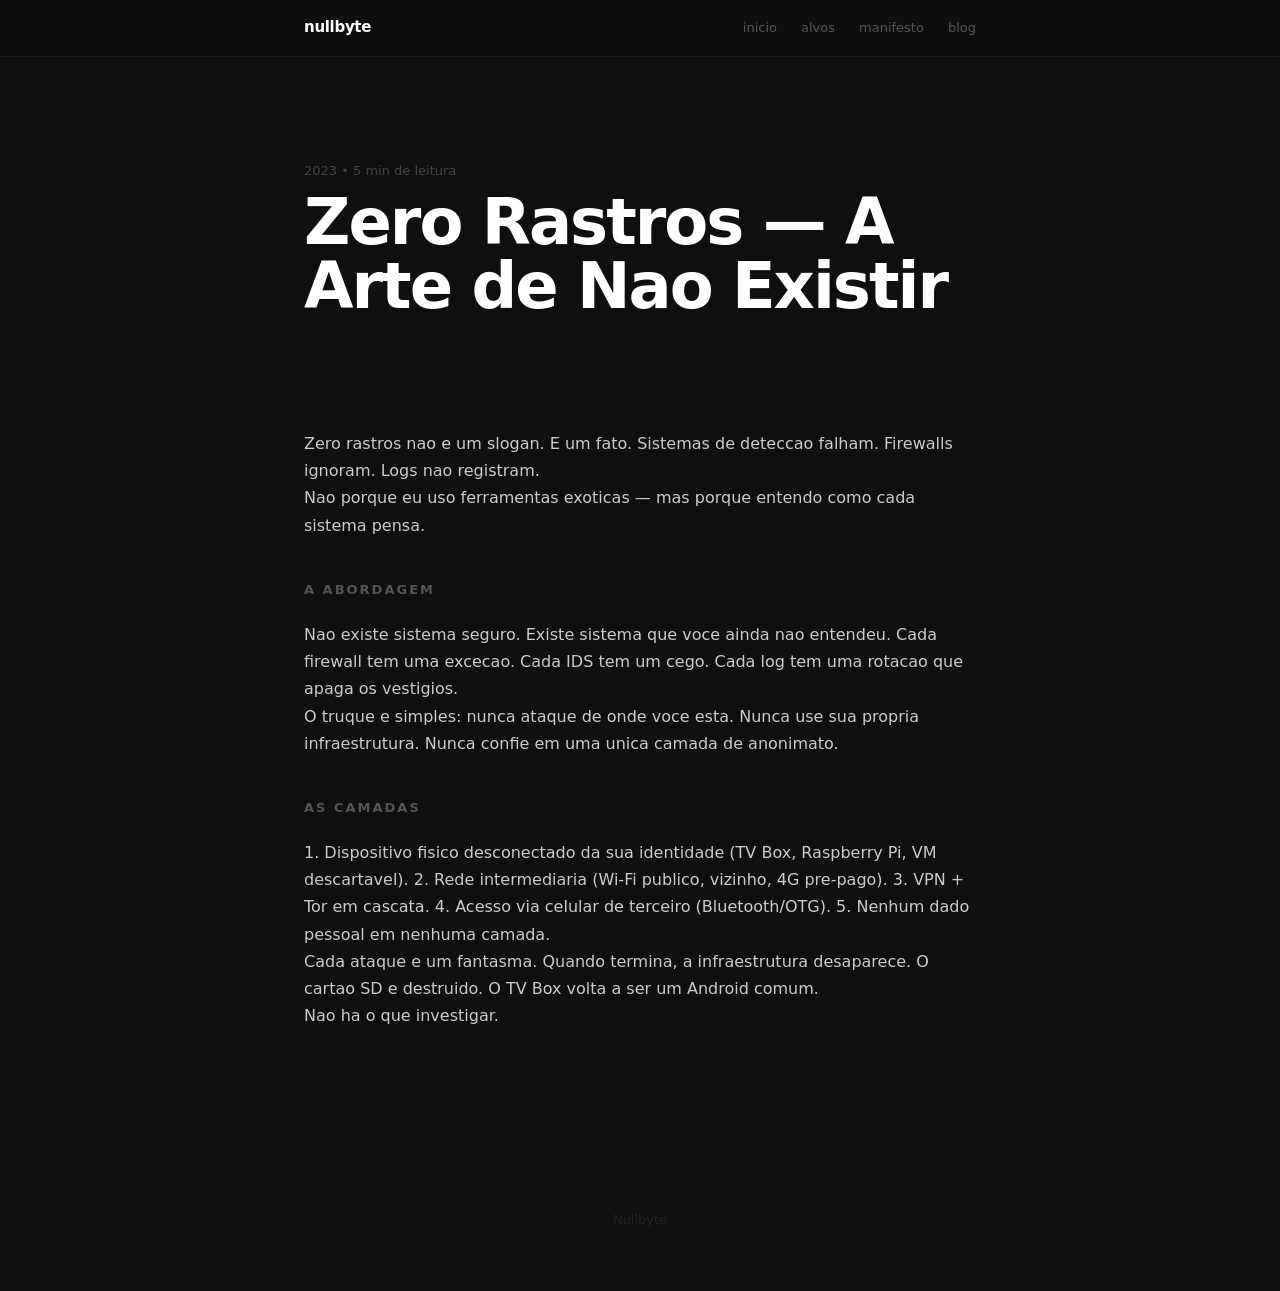
<file: blog/zero-rastros.html>
<!DOCTYPE html>
<html lang="pt-br">
<head>
    <meta charset="UTF-8">
    <meta name="viewport" content="width=device-width, initial-scale=1.0">
    <title>Zero Rastros — A Arte de Nao Existir | Nullbyte</title>
    <meta name="description" content="Sistemas de deteccao falham. Firewalls ignoram. Logs nao registram. Como permanecer invisivel em um mundo de vigilancia total.">
    <meta name="keywords" content="nullbyte, zero rastros, invisivel, anonimato, opsec, hacker">
    <meta property="og:title" content="Zero Rastros — A Arte de Nao Existir">
    <meta property="og:description" content="Sistemas falham. Logs nao registram. Como ser invisivel.">
    <meta property="og:type" content="article">
    <meta property="og:url" content="https://jixpoytter.github.io/blog/zero-rastros.html">
    <link rel="canonical" href="https://jixpoytter.github.io/blog/zero-rastros.html">
    <link rel="stylesheet" href="../style.css">
</head>
<body>

<nav>
    <div class="nav-inner">
        <span class="logo">nullbyte</span>
        <div class="nav-items">
            <a href="../">inicio</a>
            <a href="../targets.html">alvos</a>
            <a href="../manifesto.html">manifesto</a>
            <a href=".">blog</a>
        </div>
    </div>
</nav>

<main>

<section class="hero" style="padding-bottom:20px;">
    <p style="font-size:13px;color:#444;margin-bottom:8px;">2023 • 5 min de leitura</p>
    <h1>Zero Rastros — A Arte de Nao Existir</h1>
</section>

<section>
    <p>Zero rastros nao e um slogan. E um fato. Sistemas de deteccao falham. Firewalls ignoram. Logs nao registram.</p>

    <p>Nao porque eu uso ferramentas exoticas — mas porque entendo como cada sistema pensa.</p>

    <h2 style="margin-top:40px;">A Abordagem</h2>
    <p>Nao existe sistema seguro. Existe sistema que voce ainda nao entendeu. Cada firewall tem uma excecao. Cada IDS tem um cego. Cada log tem uma rotacao que apaga os vestigios.</p>

    <p>O truque e simples: nunca ataque de onde voce esta. Nunca use sua propria infraestrutura. Nunca confie em uma unica camada de anonimato.</p>

    <h2 style="margin-top:40px;">As Camadas</h2>
    <p>1. Dispositivo fisico desconectado da sua identidade (TV Box, Raspberry Pi, VM descartavel). 2. Rede intermediaria (Wi-Fi publico, vizinho, 4G pre-pago). 3. VPN + Tor em cascata. 4. Acesso via celular de terceiro (Bluetooth/OTG). 5. Nenhum dado pessoal em nenhuma camada.</p>

    <p>Cada ataque e um fantasma. Quando termina, a infraestrutura desaparece. O cartao SD e destruido. O TV Box volta a ser um Android comum.</p>

    <p>Nao ha o que investigar.</p>
</section>

</main>

<footer>
    <p>Nullbyte</p>
</footer>

</body>
</html>
</file>
<file: style.css>
* {
    margin: 0;
    padding: 0;
    box-sizing: border-box;
}

body {
    background: #0f0f0f;
    color: #ccc;
    font-family: -apple-system, BlinkMacSystemFont, 'Segoe UI', system-ui, sans-serif;
    font-size: 16px;
    line-height: 1.7;
    -webkit-font-smoothing: antialiased;
}

::selection {
    background: rgba(0, 200, 80, 0.2);
    color: #0f0f0f;
}

a {
    color: #00c853;
    text-decoration: none;
}

a:hover {
    color: #00e676;
}

nav {
    position: fixed;
    top: 0;
    left: 0;
    width: 100%;
    z-index: 100;
    background: rgba(15, 15, 15, 0.9);
    backdrop-filter: blur(12px);
    border-bottom: 1px solid #1a1a1a;
}

.nav-inner {
    max-width: 720px;
    margin: 0 auto;
    padding: 0 24px;
    height: 56px;
    display: flex;
    align-items: center;
    justify-content: space-between;
}

.logo {
    color: #fff;
    font-weight: 600;
    font-size: 15px;
    letter-spacing: -0.3px;
}

.nav-items {
    display: flex;
    gap: 24px;
}

.nav-items a {
    color: #555;
    font-size: 13px;
    font-weight: 500;
    transition: color 0.2s;
}

.nav-items a:hover {
    color: #00c853;
}

main {
    max-width: 720px;
    margin: 0 auto;
    padding: 100px 24px 60px;
}

.hero {
    padding: 60px 0 80px;
}

h1 {
    font-size: 64px;
    font-weight: 700;
    color: #fff;
    letter-spacing: -2px;
    line-height: 1;
    margin-bottom: 12px;
}

.hero-tag {
    font-size: 18px;
    color: #00c853;
    font-weight: 500;
    margin-bottom: 16px;
}

.hero-desc {
    font-size: 16px;
    color: #666;
    max-width: 480px;
    line-height: 1.6;
}

h2 {
    font-size: 13px;
    font-weight: 600;
    color: #555;
    text-transform: uppercase;
    letter-spacing: 2px;
    margin-bottom: 20px;
}

section {
    margin-bottom: 80px;
}

#about p {
    color: #888;
    margin-bottom: 16px;
    max-width: 600px;
}

#about p:last-child {
    margin-bottom: 0;
}

.work-grid {
    display: flex;
    flex-direction: column;
}

.work-item {
    display: flex;
    align-items: baseline;
    gap: 16px;
    padding: 12px 0;
    border-bottom: 1px solid #181818;
    font-size: 15px;
    color: #888;
}

.work-item:first-child {
    padding-top: 0;
}

.work-year {
    color: #444;
    font-weight: 500;
    font-size: 13px;
    min-width: 44px;
    font-variant-numeric: tabular-nums;
}

.work-item:hover {
    color: #aaa;
}

.stats-grid {
    display: grid;
    grid-template-columns: repeat(auto-fit, minmax(100px, 1fr));
    gap: 12px;
}

.stat {
    background: #141414;
    border: 1px solid #1a1a1a;
    border-radius: 8px;
    padding: 20px 16px;
    text-align: center;
    transition: border-color 0.2s;
}

.stat:hover {
    border-color: #2a2a2a;
}

.stat-num {
    display: block;
    font-size: 28px;
    font-weight: 700;
    color: #00c853;
    line-height: 1.2;
    margin-bottom: 4px;
}

.stat-label {
    display: block;
    font-size: 12px;
    color: #444;
    font-weight: 500;
    text-transform: uppercase;
    letter-spacing: 1px;
}

.contact-list {
    display: flex;
    flex-direction: column;
}

.contact-item {
    display: flex;
    align-items: center;
    gap: 16px;
    padding: 12px 0;
    border-bottom: 1px solid #181818;
    font-size: 15px;
    color: #888;
}

.contact-item:first-child {
    padding-top: 0;
}

.contact-label {
    color: #444;
    font-weight: 500;
    font-size: 13px;
    min-width: 80px;
}

footer {
    text-align: center;
    padding: 40px 24px 60px;
    color: #222;
    font-size: 13px;
}

@media (max-width: 600px) {
    h1 { font-size: 40px; }
    .hero { padding: 40px 0 50px; }
    main { padding: 80px 16px 40px; }
    .stats-grid { grid-template-columns: repeat(3, 1fr); }
    .nav-inner { padding: 0 16px; }
    .nav-items { gap: 16px; }
}
</file>
